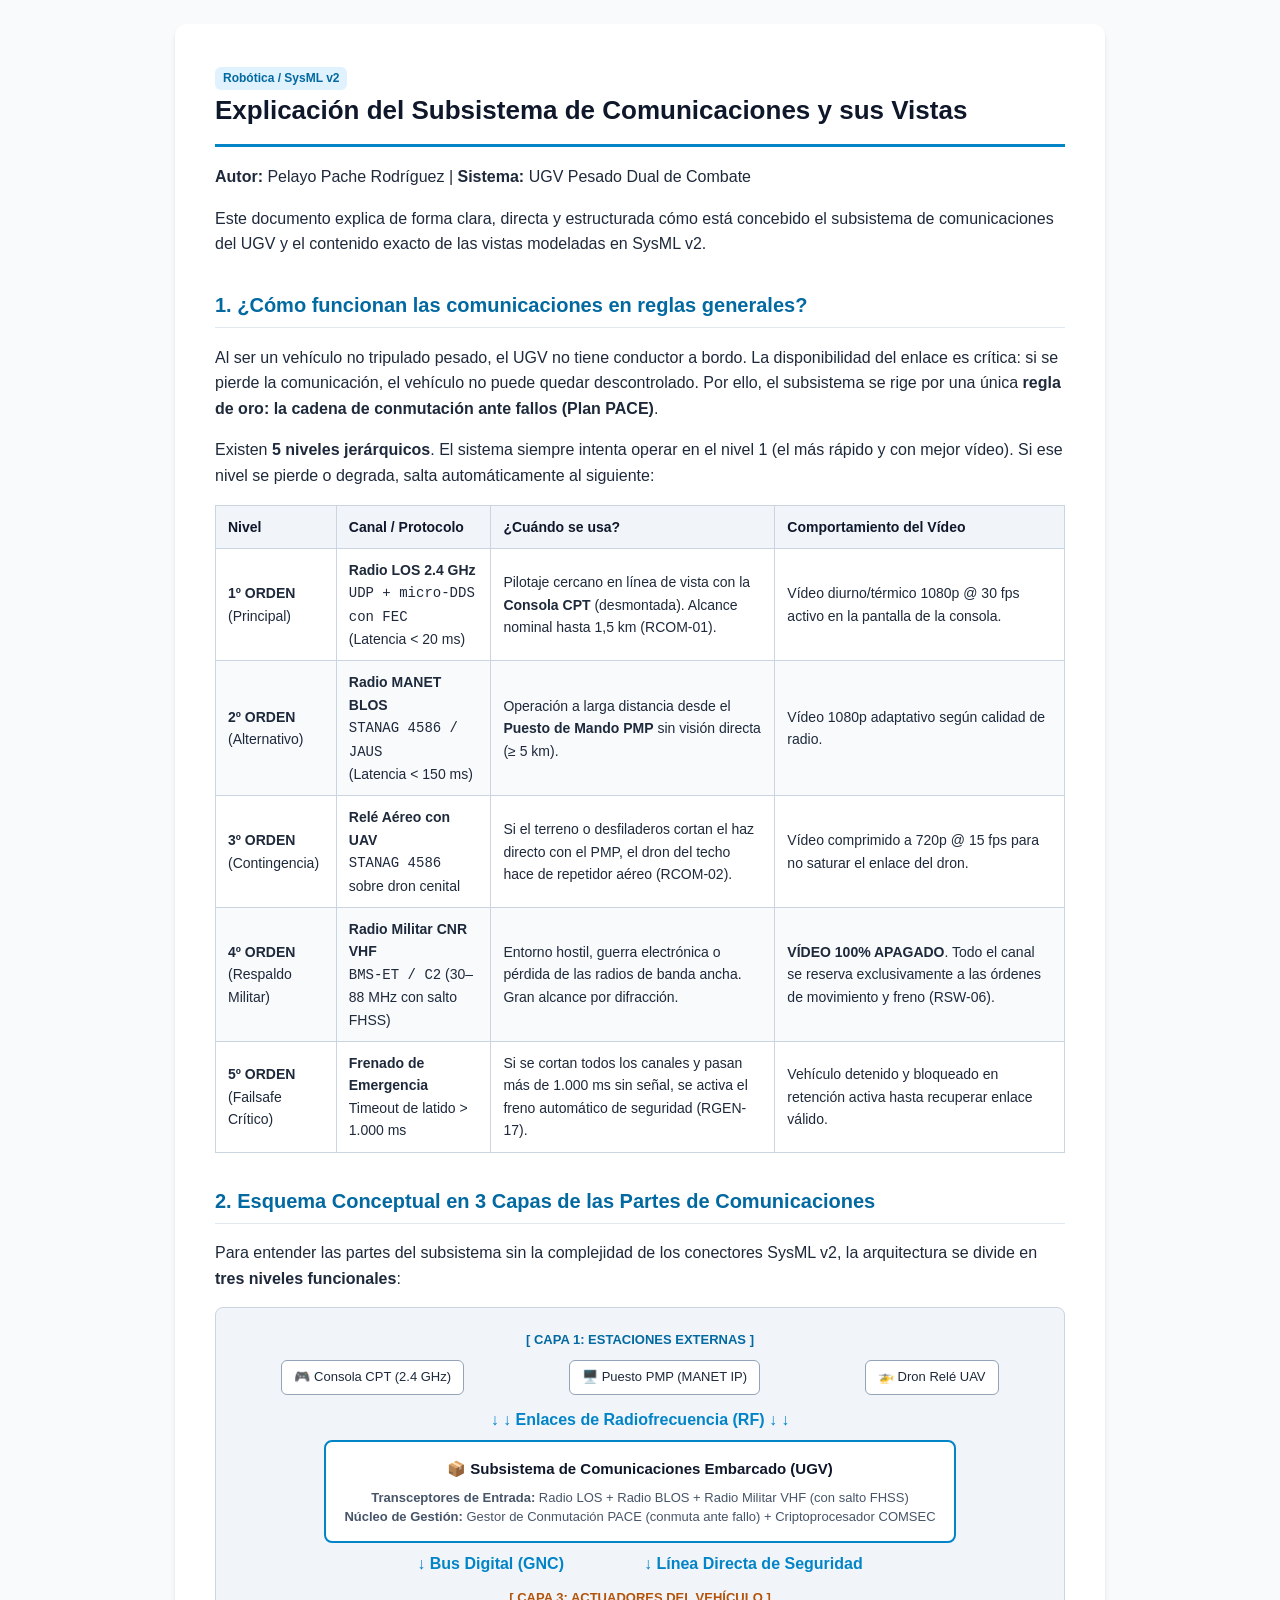
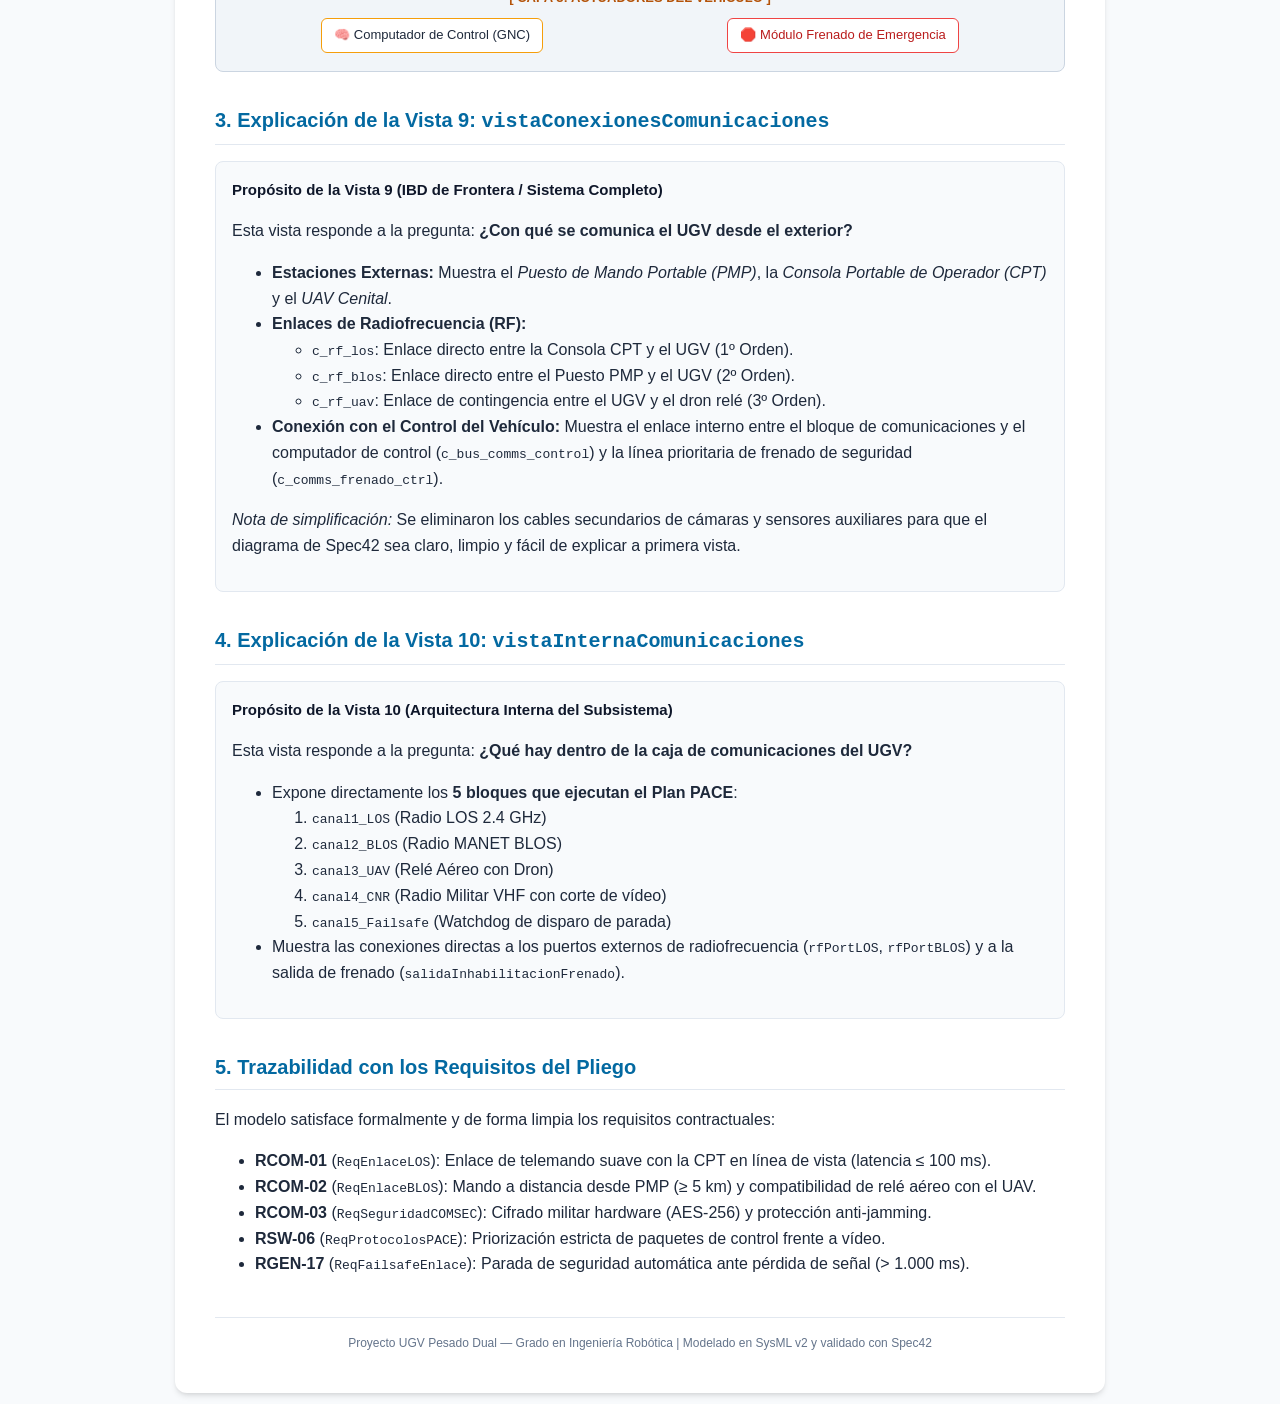
<file: docs/explicacion_vistas_comunicaciones.html>
<!DOCTYPE html>
<html lang="es">
<head>
  <meta charset="UTF-8">
  <title>Explicación del Subsistema de Comunicaciones y sus Vistas — UGV Pesado Dual</title>
  <style>
    @page {
      size: A4;
      margin: 20mm;
    }
    body {
      font-family: -apple-system, BlinkMacSystemFont, "Segoe UI", Roboto, Helvetica, Arial, sans-serif;
      line-height: 1.6;
      color: #1e293b;
      background-color: #f8fafc;
      margin: 0;
      padding: 24px;
    }
    .container {
      max-width: 850px;
      margin: 0 auto;
      background: #ffffff;
      padding: 40px;
      border-radius: 12px;
      box-shadow: 0 4px 6px -1px rgba(0, 0, 0, 0.1), 0 2px 4px -2px rgba(0, 0, 0, 0.1);
    }
    h1 {
      color: #0f172a;
      border-bottom: 3px solid #0284c7;
      padding-bottom: 12px;
      margin-top: 0;
      font-size: 26px;
    }
    h2 {
      color: #0369a1;
      margin-top: 32px;
      border-bottom: 1px solid #e2e8f0;
      padding-bottom: 6px;
      font-size: 20px;
    }
    h3 {
      color: #0f172a;
      margin-top: 20px;
      font-size: 16px;
    }
    .badge {
      display: inline-block;
      padding: 2px 8px;
      font-size: 12px;
      font-weight: 600;
      border-radius: 6px;
      background-color: #e0f2fe;
      color: #0369a1;
    }
    .card {
      border: 1px solid #e2e8f0;
      border-radius: 8px;
      padding: 16px;
      margin-bottom: 16px;
      background: #f8fafc;
    }
    .card-title {
      font-weight: bold;
      color: #0f172a;
      margin-bottom: 6px;
      font-size: 15px;
    }
    table {
      width: 100%;
      border-collapse: collapse;
      margin: 16px 0;
      font-size: 14px;
    }
    th, td {
      border: 1px solid #cbd5e1;
      padding: 10px 12px;
      text-align: left;
    }
    th {
      background-color: #f1f5f9;
      color: #0f172a;
      font-weight: 600;
    }
    tr:nth-child(even) {
      background-color: #f8fafc;
    }
    .highlight {
      background-color: #fef08a;
      padding: 1px 4px;
      border-radius: 4px;
    }
    .footer {
      margin-top: 40px;
      padding-top: 16px;
      border-top: 1px solid #e2e8f0;
      font-size: 12px;
      color: #64748b;
      text-align: center;
    }
    @media print {
      body { background-color: #ffffff; padding: 0; }
      .container { box-shadow: none; padding: 0; max-width: 100%; }
      h2 { page-break-after: avoid; }
      .card { page-break-inside: avoid; }
      table { page-break-inside: avoid; }
    }
  </style>
</head>
<body>

<div class="container">
  <span class="badge">Robótica / SysML v2</span>
  <h1>Explicación del Subsistema de Comunicaciones y sus Vistas</h1>
  <p><strong>Autor:</strong> Pelayo Pache Rodríguez | <strong>Sistema:</strong> UGV Pesado Dual de Combate</p>

  <p>Este documento explica de forma clara, directa y estructurada cómo está concebido el subsistema de comunicaciones del UGV y el contenido exacto de las vistas modeladas en SysML v2.</p>

  <h2>1. ¿Cómo funcionan las comunicaciones en reglas generales?</h2>
  <p>Al ser un vehículo no tripulado pesado, el UGV no tiene conductor a bordo. La disponibilidad del enlace es crítica: si se pierde la comunicación, el vehículo no puede quedar descontrolado. Por ello, el subsistema se rige por una única <strong>regla de oro: la cadena de conmutación ante fallos (Plan PACE)</strong>.</p>
  <p>Existen <strong>5 niveles jerárquicos</strong>. El sistema siempre intenta operar en el nivel 1 (el más rápido y con mejor vídeo). Si ese nivel se pierde o degrada, salta automáticamente al siguiente:</p>

  <table>
    <thead>
      <tr>
        <th>Nivel</th>
        <th>Canal / Protocolo</th>
        <th>¿Cuándo se usa?</th>
        <th>Comportamiento del Vídeo</th>
      </tr>
    </thead>
    <tbody>
      <tr>
        <td><strong>1º ORDEN</strong><br>(Principal)</td>
        <td><strong>Radio LOS 2.4 GHz</strong><br><code>UDP + micro-DDS con FEC</code><br>(Latencia &lt; 20 ms)</td>
        <td>Pilotaje cercano en línea de vista con la <strong>Consola CPT</strong> (desmontada). Alcance nominal hasta 1,5 km (RCOM-01).</td>
        <td>Vídeo diurno/térmico 1080p @ 30 fps activo en la pantalla de la consola.</td>
      </tr>
      <tr>
        <td><strong>2º ORDEN</strong><br>(Alternativo)</td>
        <td><strong>Radio MANET BLOS</strong><br><code>STANAG 4586 / JAUS</code><br>(Latencia &lt; 150 ms)</td>
        <td>Operación a larga distancia desde el <strong>Puesto de Mando PMP</strong> sin visión directa (&ge; 5 km).</td>
        <td>Vídeo 1080p adaptativo según calidad de radio.</td>
      </tr>
      <tr>
        <td><strong>3º ORDEN</strong><br>(Contingencia)</td>
        <td><strong>Relé Aéreo con UAV</strong><br><code>STANAG 4586</code> sobre dron cenital</td>
        <td>Si el terreno o desfiladeros cortan el haz directo con el PMP, el dron del techo hace de repetidor aéreo (RCOM-02).</td>
        <td>Vídeo comprimido a 720p @ 15 fps para no saturar el enlace del dron.</td>
      </tr>
      <tr>
        <td><strong>4º ORDEN</strong><br>(Respaldo Militar)</td>
        <td><strong>Radio Militar CNR VHF</strong><br><code>BMS-ET / C2</code> (30–88 MHz con salto FHSS)</td>
        <td>Entorno hostil, guerra electrónica o pérdida de las radios de banda ancha. Gran alcance por difracción.</td>
        <td><strong>VÍDEO 100% APAGADO</strong>. Todo el canal se reserva exclusivamente a las órdenes de movimiento y freno (RSW-06).</td>
      </tr>
      <tr>
        <td><strong>5º ORDEN</strong><br>(Failsafe Crítico)</td>
        <td><strong>Frenado de Emergencia</strong><br>Timeout de latido &gt; 1.000 ms</td>
        <td>Si se cortan todos los canales y pasan más de 1.000 ms sin señal, se activa el freno automático de seguridad (RGEN-17).</td>
        <td>Vehículo detenido y bloqueado en retención activa hasta recuperar enlace válido.</td>
      </tr>
    </tbody>
  </table>

  <h2>2. Esquema Conceptual en 3 Capas de las Partes de Comunicaciones</h2>
  <p>Para entender las partes del subsistema sin la complejidad de los conectores SysML v2, la arquitectura se divide en <strong>tres niveles funcionales</strong>:</p>

  <div style="background: #f1f5f9; border: 1px solid #cbd5e1; border-radius: 8px; padding: 18px; margin: 16px 0;">
    <div style="text-align: center; margin-bottom: 12px;">
      <strong style="color: #0369a1; font-size: 13px; text-transform: uppercase;">[ Capa 1: Estaciones Externas ]</strong><br>
      <div style="display: flex; justify-content: space-around; gap: 10px; margin-top: 8px;">
        <span style="background: #ffffff; border: 1px solid #94a3b8; padding: 6px 12px; border-radius: 6px; font-size: 13px;">🎮 Consola CPT (2.4 GHz)</span>
        <span style="background: #ffffff; border: 1px solid #94a3b8; padding: 6px 12px; border-radius: 6px; font-size: 13px;">🖥️ Puesto PMP (MANET IP)</span>
        <span style="background: #ffffff; border: 1px solid #94a3b8; padding: 6px 12px; border-radius: 6px; font-size: 13px;">🚁 Dron Relé UAV</span>
      </div>
    </div>

    <div style="text-align: center; color: #0284c7; font-weight: bold; margin: 8px 0;">&darr; &darr; Enlaces de Radiofrecuencia (RF) &darr; &darr;</div>

    <div style="background: #ffffff; border: 2px solid #0284c7; border-radius: 8px; padding: 14px; text-align: center; margin: 8px auto; max-width: 600px;">
      <strong style="color: #0f172a; font-size: 15px;">📦 Subsistema de Comunicaciones Embarcado (UGV)</strong>
      <div style="font-size: 13px; color: #475569; margin-top: 6px; line-height: 1.5;">
        <strong>Transceptores de Entrada:</strong> Radio LOS + Radio BLOS + Radio Militar VHF (con salto FHSS)<br>
        <strong>Núcleo de Gestión:</strong> Gestor de Conmutación PACE (conmuta ante fallo) + Criptoprocesador COMSEC
      </div>
    </div>

    <div style="text-align: center; color: #0284c7; font-weight: bold; margin: 8px 0;">&darr; Bus Digital (GNC) &nbsp;&nbsp;&nbsp;&nbsp;&nbsp;&nbsp;&nbsp;&nbsp;&nbsp;&nbsp;&nbsp;&nbsp;&nbsp;&nbsp;&nbsp;&nbsp; &darr; Línea Directa de Seguridad</div>

    <div style="text-align: center;">
      <strong style="color: #b45309; font-size: 13px; text-transform: uppercase;">[ Capa 3: Actuadores del Vehículo ]</strong><br>
      <div style="display: flex; justify-content: space-around; gap: 10px; margin-top: 8px;">
        <span style="background: #ffffff; border: 1px solid #f59e0b; padding: 6px 12px; border-radius: 6px; font-size: 13px;">🧠 Computador de Control (GNC)</span>
        <span style="background: #ffffff; border: 1px solid #ef4444; padding: 6px 12px; border-radius: 6px; font-size: 13px; color: #b91c1c;">🛑 Módulo Frenado de Emergencia</span>
      </div>
    </div>
  </div>

  <h2>3. Explicación de la Vista 9: <code>vistaConexionesComunicaciones</code></h2>
  <div class="card">
    <div class="card-title">Propósito de la Vista 9 (IBD de Frontera / Sistema Completo)</div>
    <p>Esta vista responde a la pregunta: <strong>¿Con qué se comunica el UGV desde el exterior?</strong></p>
    <ul>
      <li><strong>Estaciones Externas:</strong> Muestra el <em>Puesto de Mando Portable (PMP)</em>, la <em>Consola Portable de Operador (CPT)</em> y el <em>UAV Cenital</em>.</li>
      <li><strong>Enlaces de Radiofrecuencia (RF):</strong>
        <ul>
          <li><code>c_rf_los</code>: Enlace directo entre la Consola CPT y el UGV (1º Orden).</li>
          <li><code>c_rf_blos</code>: Enlace directo entre el Puesto PMP y el UGV (2º Orden).</li>
          <li><code>c_rf_uav</code>: Enlace de contingencia entre el UGV y el dron relé (3º Orden).</li>
        </ul>
      </li>
      <li><strong>Conexión con el Control del Vehículo:</strong> Muestra el enlace interno entre el bloque de comunicaciones y el computador de control (<code>c_bus_comms_control</code>) y la línea prioritaria de frenado de seguridad (<code>c_comms_frenado_ctrl</code>).</li>
    </ul>
    <p><em>Nota de simplificación:</em> Se eliminaron los cables secundarios de cámaras y sensores auxiliares para que el diagrama de Spec42 sea claro, limpio y fácil de explicar a primera vista.</p>
  </div>

  <h2>4. Explicación de la Vista 10: <code>vistaInternaComunicaciones</code></h2>
  <div class="card">
    <div class="card-title">Propósito de la Vista 10 (Arquitectura Interna del Subsistema)</div>
    <p>Esta vista responde a la pregunta: <strong>¿Qué hay dentro de la caja de comunicaciones del UGV?</strong></p>
    <ul>
      <li>Expone directamente los <strong>5 bloques que ejecutan el Plan PACE</strong>:
        <ol>
          <li><code>canal1_LOS</code> (Radio LOS 2.4 GHz)</li>
          <li><code>canal2_BLOS</code> (Radio MANET BLOS)</li>
          <li><code>canal3_UAV</code> (Relé Aéreo con Dron)</li>
          <li><code>canal4_CNR</code> (Radio Militar VHF con corte de vídeo)</li>
          <li><code>canal5_Failsafe</code> (Watchdog de disparo de parada)</li>
        </ol>
      </li>
      <li>Muestra las conexiones directas a los puertos externos de radiofrecuencia (<code>rfPortLOS</code>, <code>rfPortBLOS</code>) y a la salida de frenado (<code>salidaInhabilitacionFrenado</code>).</li>
    </ul>
  </div>

  <h2>5. Trazabilidad con los Requisitos del Pliego</h2>
  <p>El modelo satisface formalmente y de forma limpia los requisitos contractuales:</p>
  <ul>
    <li><strong>RCOM-01</strong> (<code>ReqEnlaceLOS</code>): Enlace de telemando suave con la CPT en línea de vista (latencia &le; 100 ms).</li>
    <li><strong>RCOM-02</strong> (<code>ReqEnlaceBLOS</code>): Mando a distancia desde PMP (&ge; 5 km) y compatibilidad de relé aéreo con el UAV.</li>
    <li><strong>RCOM-03</strong> (<code>ReqSeguridadCOMSEC</code>): Cifrado militar hardware (AES-256) y protección anti-jamming.</li>
    <li><strong>RSW-06</strong> (<code>ReqProtocolosPACE</code>): Priorización estricta de paquetes de control frente a vídeo.</li>
    <li><strong>RGEN-17</strong> (<code>ReqFailsafeEnlace</code>): Parada de seguridad automática ante pérdida de señal (&gt; 1.000 ms).</li>
  </ul>

  <div class="footer">
    Proyecto UGV Pesado Dual — Grado en Ingeniería Robótica | Modelado en SysML v2 y validado con Spec42
  </div>
</div>

</body>
</html>
</file>
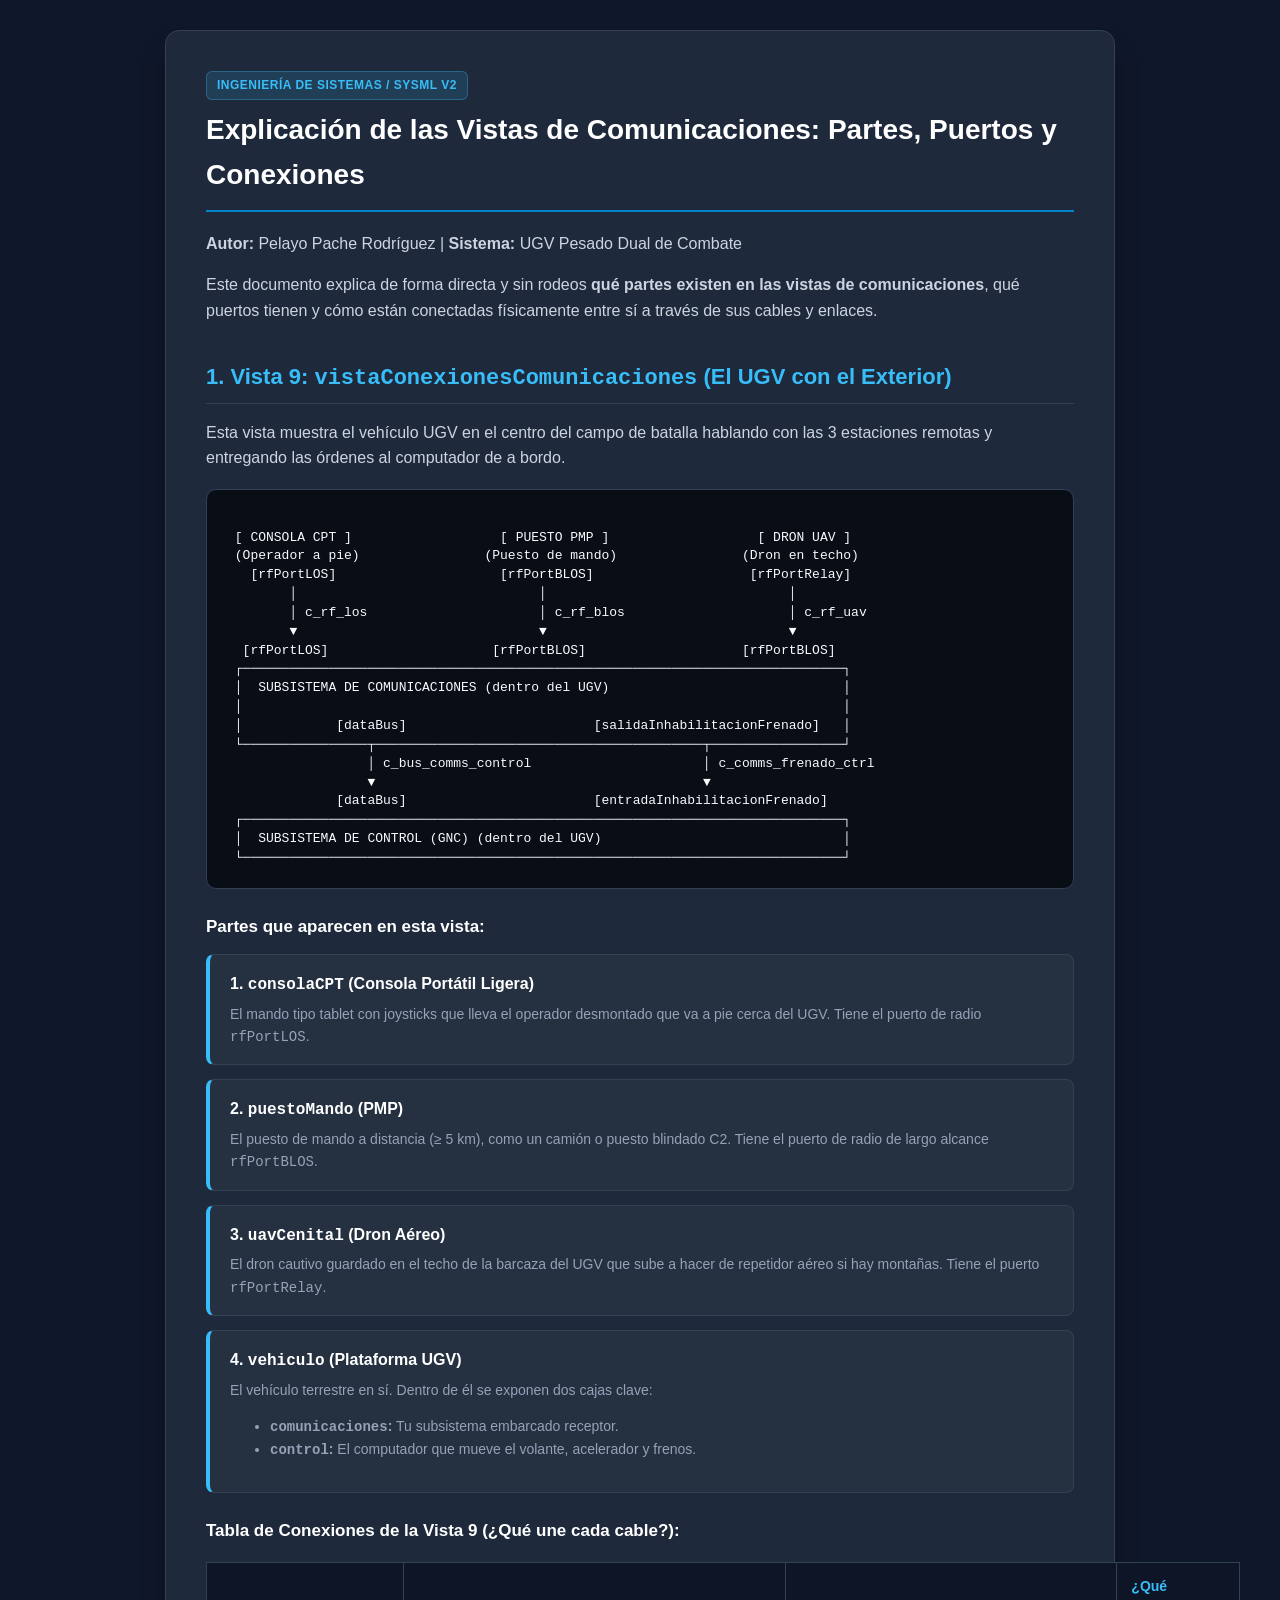
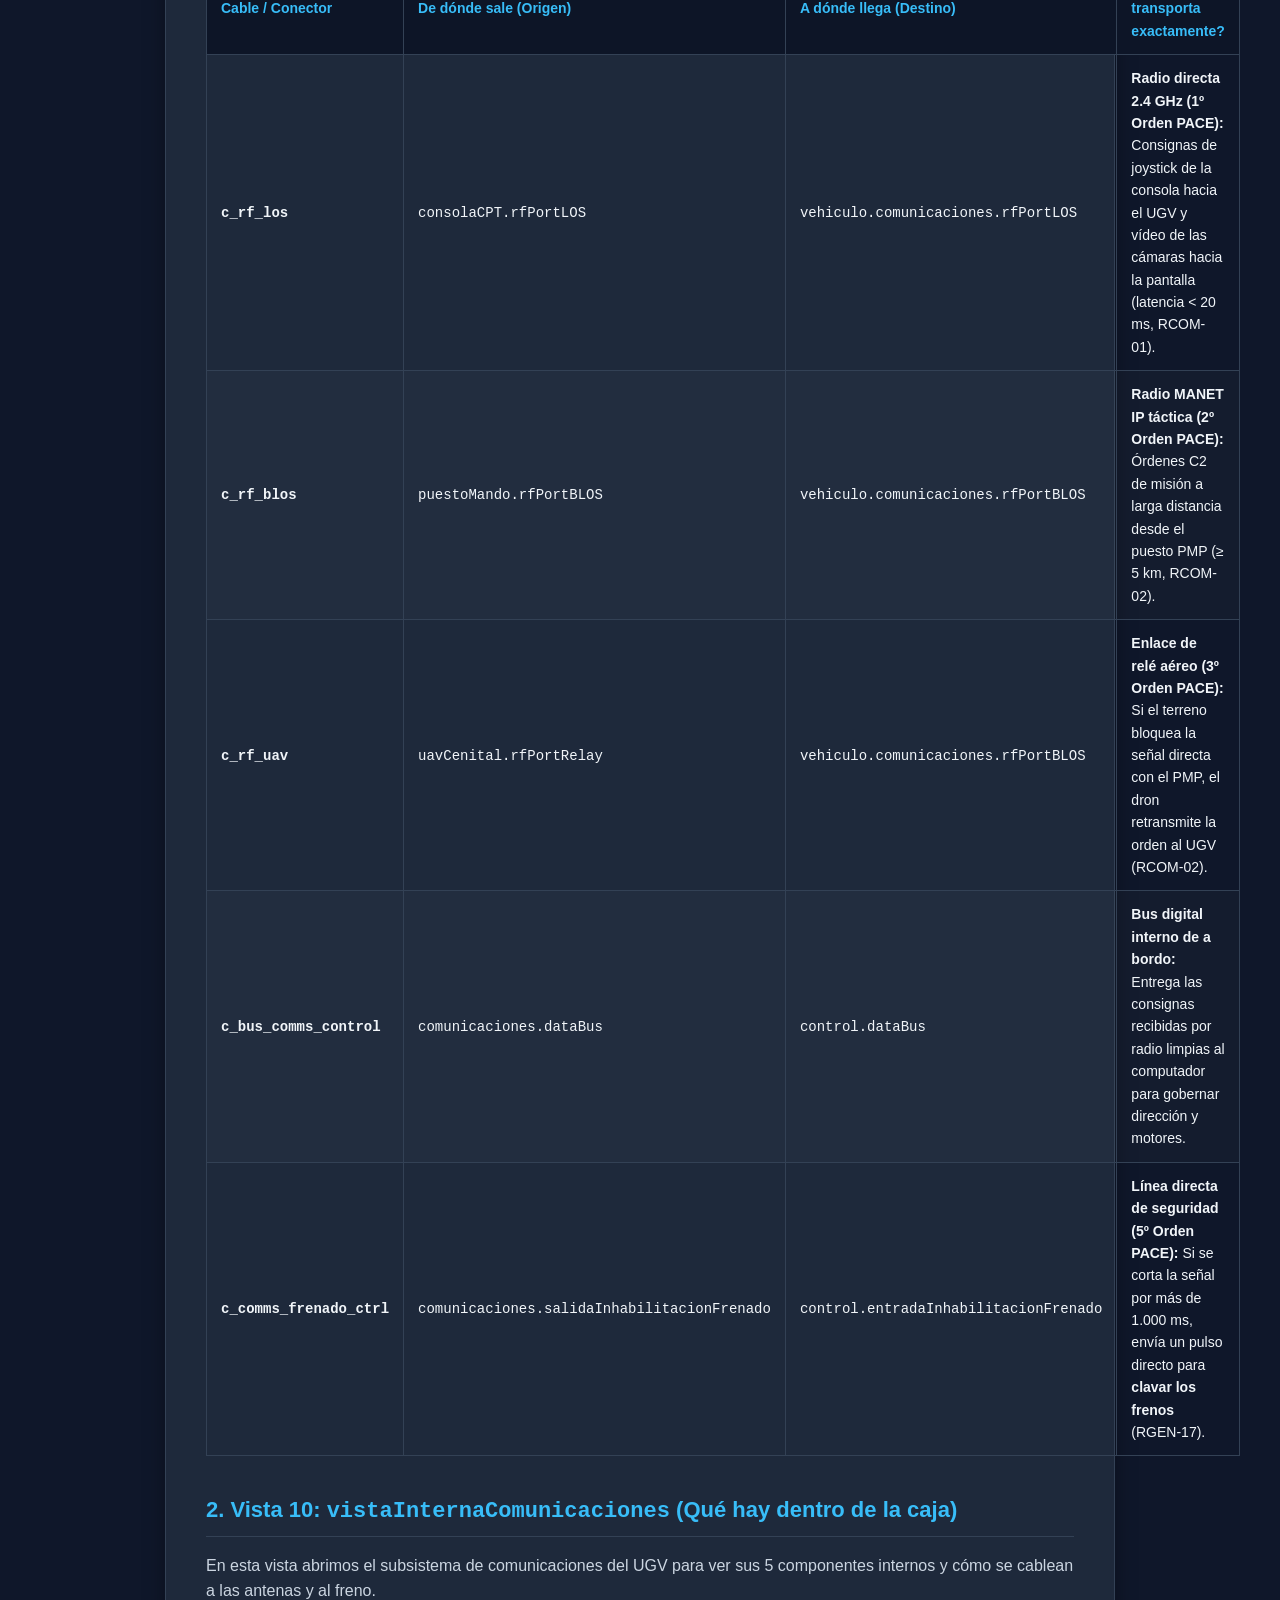
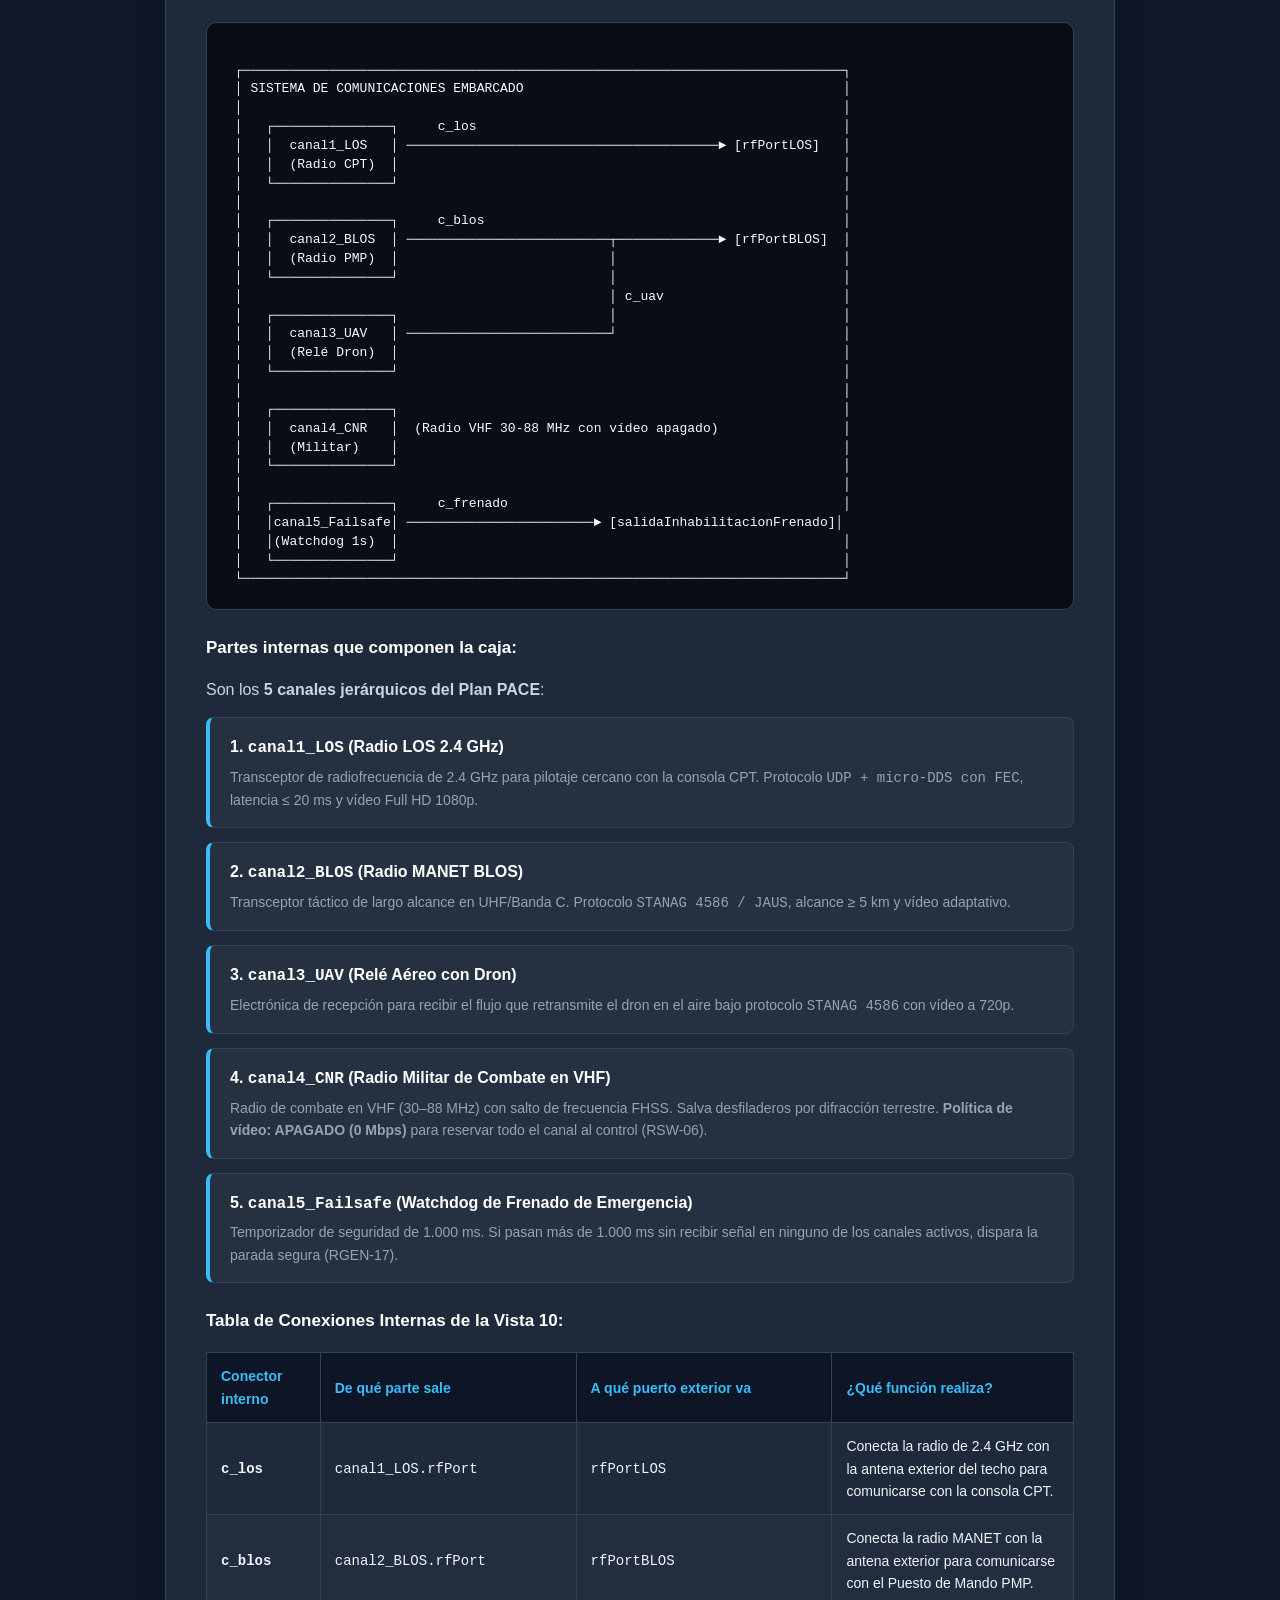
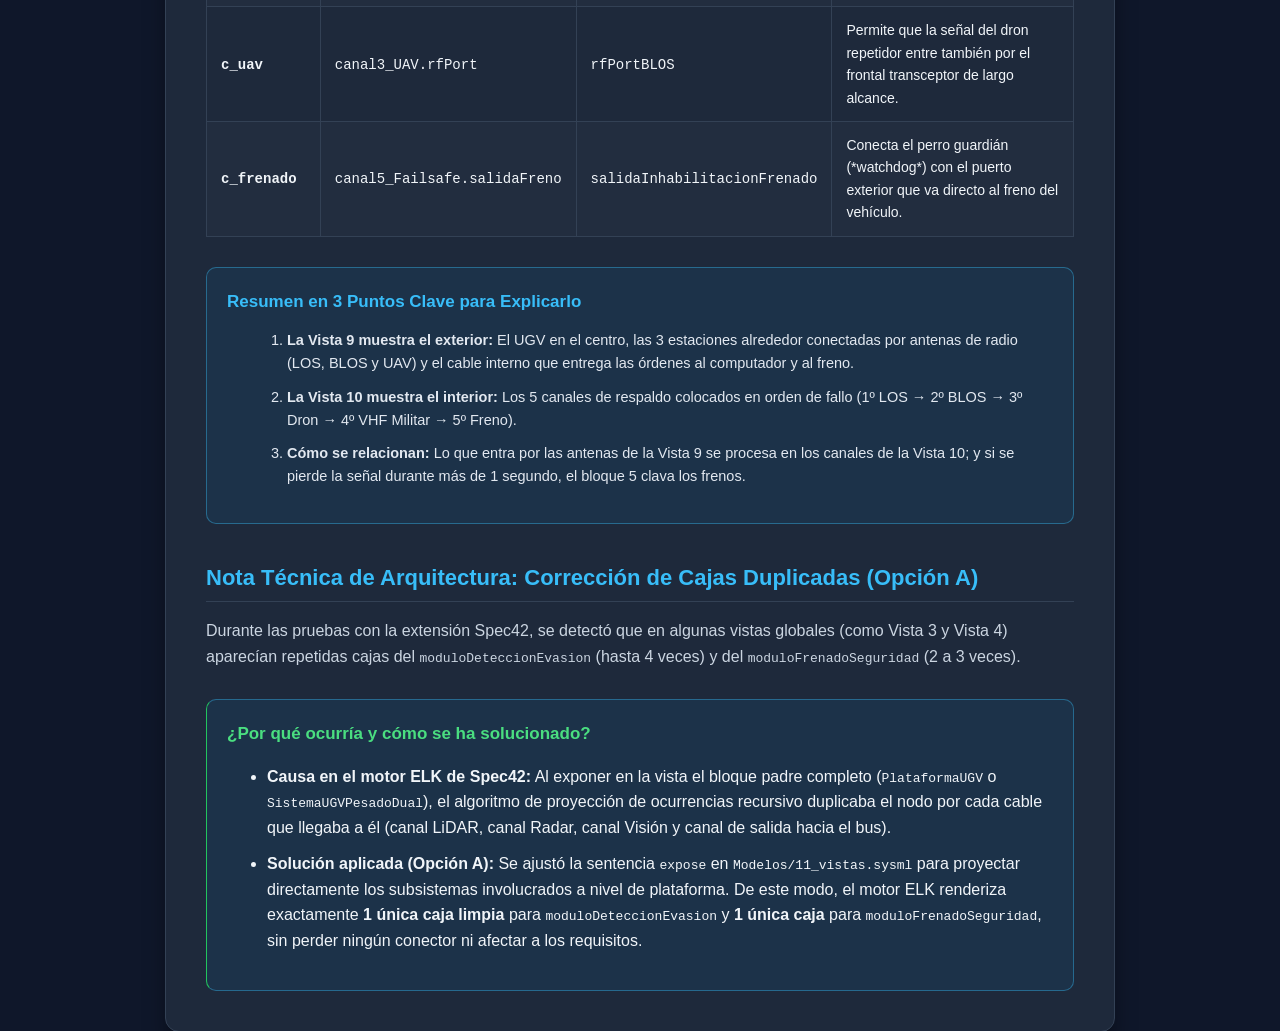
<file: docs/guia_paso_a_paso_vistas.html>
<!DOCTYPE html>
<html lang="es">
<head>
  <meta charset="UTF-8">
  <title>Explicación de las Vistas de Comunicaciones: Partes, Puertos y Conexiones</title>
  <style>
    :root {
      --primary: #0284c7;
      --primary-light: #e0f2fe;
      --primary-dark: #0369a1;
      --bg: #0f172a;
      --card-bg: #1e293b;
      --text: #f1f5f9;
      --text-muted: #94a3b8;
      --border: #334155;
      --code-bg: #090d16;
      --highlight: #38bdf8;
    }
    * { box-sizing: border-box; }
    body {
      font-family: -apple-system, BlinkMacSystemFont, "Segoe UI", Roboto, Helvetica, Arial, sans-serif;
      line-height: 1.6;
      color: var(--text);
      background-color: var(--bg);
      margin: 0;
      padding: 30px 20px;
    }
    .wrapper {
      max-width: 950px;
      margin: 0 auto;
      background: var(--card-bg);
      padding: 40px;
      border-radius: 14px;
      border: 1px solid var(--border);
      box-shadow: 0 20px 25px -5px rgba(0, 0, 0, 0.5);
    }
    .badge {
      display: inline-block;
      padding: 4px 10px;
      font-size: 12px;
      font-weight: 700;
      text-transform: uppercase;
      letter-spacing: 0.5px;
      background: rgba(56, 189, 248, 0.15);
      color: var(--highlight);
      border: 1px solid rgba(56, 189, 248, 0.3);
      border-radius: 6px;
      margin-bottom: 8px;
    }
    h1 {
      font-size: 28px;
      font-weight: 800;
      color: #ffffff;
      border-bottom: 2px solid var(--primary);
      padding-bottom: 12px;
      margin-top: 0;
    }
    h2 {
      font-size: 22px;
      font-weight: 700;
      color: var(--highlight);
      margin-top: 36px;
      margin-bottom: 14px;
      border-bottom: 1px solid var(--border);
      padding-bottom: 6px;
    }
    h3 {
      font-size: 17px;
      font-weight: 700;
      color: #ffffff;
      margin-top: 24px;
      margin-bottom: 8px;
    }
    p { margin-bottom: 14px; color: #cbd5e1; }
    .diagram-box {
      background: var(--code-bg);
      color: #f8fafc;
      border: 1px solid var(--border);
      border-radius: 10px;
      padding: 20px;
      margin: 18px 0;
      font-family: ui-monospace, SFMono-Regular, Menlo, Monaco, Consolas, monospace;
      font-size: 13px;
      line-height: 1.45;
      white-space: pre;
      overflow-x: auto;
    }
    table {
      width: 100%;
      border-collapse: collapse;
      margin: 18px 0;
      font-size: 14px;
    }
    th, td {
      border: 1px solid var(--border);
      padding: 12px 14px;
      text-align: left;
    }
    th {
      background-color: #0d1527;
      color: var(--highlight);
      font-weight: 700;
    }
    tr:nth-child(even) { background-color: rgba(255, 255, 255, 0.02); }
    .part-card {
      background: rgba(255, 255, 255, 0.03);
      border: 1px solid var(--border);
      border-left: 4px solid var(--highlight);
      border-radius: 8px;
      padding: 16px 20px;
      margin: 14px 0;
    }
    .part-title {
      font-size: 16px;
      font-weight: 700;
      color: #ffffff;
      margin-bottom: 4px;
    }
    .part-desc {
      font-size: 14px;
      color: #94a3b8;
    }
    .summary-box {
      background: rgba(14, 165, 233, 0.08);
      border: 1px solid rgba(56, 189, 248, 0.4);
      border-radius: 10px;
      padding: 20px;
      margin-top: 30px;
    }
    .summary-box h3 {
      color: var(--highlight);
      margin-top: 0;
    }
    .summary-box ol {
      margin-left: 20px;
      color: #e2e8f0;
      font-size: 14.5px;
    }
    .summary-box li {
      margin-bottom: 10px;
    }
  </style>
</head>
<body>

<div class="wrapper">
  <span class="badge">Ingeniería de Sistemas / SysML v2</span>
  <h1>Explicación de las Vistas de Comunicaciones: Partes, Puertos y Conexiones</h1>
  <p><strong>Autor:</strong> Pelayo Pache Rodríguez | <strong>Sistema:</strong> UGV Pesado Dual de Combate</p>

  <p>Este documento explica de forma directa y sin rodeos <strong>qué partes existen en las vistas de comunicaciones</strong>, qué puertos tienen y cómo están conectadas físicamente entre sí a través de sus cables y enlaces.</p>

  <!-- SECCIÓN 1: VISTA 9 -->
  <h2>1. Vista 9: <code>vistaConexionesComunicaciones</code> (El UGV con el Exterior)</h2>
  <p>Esta vista muestra el vehículo UGV en el centro del campo de batalla hablando con las 3 estaciones remotas y entregando las órdenes al computador de a bordo.</p>

  <div class="diagram-box">
 [ CONSOLA CPT ]                   [ PUESTO PMP ]                   [ DRON UAV ]
 (Operador a pie)                (Puesto de mando)                (Dron en techo)
   [rfPortLOS]                     [rfPortBLOS]                    [rfPortRelay]
        │                               │                               │
        │ c_rf_los                      │ c_rf_blos                     │ c_rf_uav
        ▼                               ▼                               ▼
  [rfPortLOS]                     [rfPortBLOS]                    [rfPortBLOS]
 ┌─────────────────────────────────────────────────────────────────────────────┐
 │  SUBSISTEMA DE COMUNICACIONES (dentro del UGV)                              │
 │                                                                             │
 │            [dataBus]                        [salidaInhabilitacionFrenado]   │
 └────────────────┬──────────────────────────────────────────┬─────────────────┘
                  │ c_bus_comms_control                      │ c_comms_frenado_ctrl
                  ▼                                          ▼
              [dataBus]                        [entradaInhabilitacionFrenado]  
 ┌─────────────────────────────────────────────────────────────────────────────┐
 │  SUBSISTEMA DE CONTROL (GNC) (dentro del UGV)                               │
 └─────────────────────────────────────────────────────────────────────────────┘</div>

  <h3>Partes que aparecen en esta vista:</h3>
  <div class="part-card">
    <div class="part-title">1. <code>consolaCPT</code> (Consola Portátil Ligera)</div>
    <div class="part-desc">El mando tipo tablet con joysticks que lleva el operador desmontado que va a pie cerca del UGV. Tiene el puerto de radio <code>rfPortLOS</code>.</div>
  </div>
  <div class="part-card">
    <div class="part-title">2. <code>puestoMando</code> (PMP)</div>
    <div class="part-desc">El puesto de mando a distancia (&ge; 5 km), como un camión o puesto blindado C2. Tiene el puerto de radio de largo alcance <code>rfPortBLOS</code>.</div>
  </div>
  <div class="part-card">
    <div class="part-title">3. <code>uavCenital</code> (Dron Aéreo)</div>
    <div class="part-desc">El dron cautivo guardado en el techo de la barcaza del UGV que sube a hacer de repetidor aéreo si hay montañas. Tiene el puerto <code>rfPortRelay</code>.</div>
  </div>
  <div class="part-card">
    <div class="part-title">4. <code>vehiculo</code> (Plataforma UGV)</div>
    <div class="part-desc">El vehículo terrestre en sí. Dentro de él se exponen dos cajas clave:
      <ul>
        <li><strong><code>comunicaciones</code>:</strong> Tu subsistema embarcado receptor.</li>
        <li><strong><code>control</code>:</strong> El computador que mueve el volante, acelerador y frenos.</li>
      </ul>
    </div>
  </div>

  <h3>Tabla de Conexiones de la Vista 9 (¿Qué une cada cable?):</h3>
  <table>
    <thead>
      <tr>
        <th>Cable / Conector</th>
        <th>De dónde sale (Origen)</th>
        <th>A dónde llega (Destino)</th>
        <th>¿Qué transporta exactamente?</th>
      </tr>
    </thead>
    <tbody>
      <tr>
        <td><strong><code>c_rf_los</code></strong></td>
        <td><code>consolaCPT.rfPortLOS</code></td>
        <td><code>vehiculo.comunicaciones.rfPortLOS</code></td>
        <td><strong>Radio directa 2.4 GHz (1º Orden PACE):</strong> Consignas de joystick de la consola hacia el UGV y vídeo de las cámaras hacia la pantalla (latencia &lt; 20 ms, RCOM-01).</td>
      </tr>
      <tr>
        <td><strong><code>c_rf_blos</code></strong></td>
        <td><code>puestoMando.rfPortBLOS</code></td>
        <td><code>vehiculo.comunicaciones.rfPortBLOS</code></td>
        <td><strong>Radio MANET IP táctica (2º Orden PACE):</strong> Órdenes C2 de misión a larga distancia desde el puesto PMP (&ge; 5 km, RCOM-02).</td>
      </tr>
      <tr>
        <td><strong><code>c_rf_uav</code></strong></td>
        <td><code>uavCenital.rfPortRelay</code></td>
        <td><code>vehiculo.comunicaciones.rfPortBLOS</code></td>
        <td><strong>Enlace de relé aéreo (3º Orden PACE):</strong> Si el terreno bloquea la señal directa con el PMP, el dron retransmite la orden al UGV (RCOM-02).</td>
      </tr>
      <tr>
        <td><strong><code>c_bus_comms_control</code></strong></td>
        <td><code>comunicaciones.dataBus</code></td>
        <td><code>control.dataBus</code></td>
        <td><strong>Bus digital interno de a bordo:</strong> Entrega las consignas recibidas por radio limpias al computador para gobernar dirección y motores.</td>
      </tr>
      <tr>
        <td><strong><code>c_comms_frenado_ctrl</code></strong></td>
        <td><code>comunicaciones.salidaInhabilitacionFrenado</code></td>
        <td><code>control.entradaInhabilitacionFrenado</code></td>
        <td><strong>Línea directa de seguridad (5º Orden PACE):</strong> Si se corta la señal por más de 1.000 ms, envía un pulso directo para <strong>clavar los frenos</strong> (RGEN-17).</td>
      </tr>
    </tbody>
  </table>

  <!-- SECCIÓN 2: VISTA 10 -->
  <h2>2. Vista 10: <code>vistaInternaComunicaciones</code> (Qué hay dentro de la caja)</h2>
  <p>En esta vista abrimos el subsistema de comunicaciones del UGV para ver sus 5 componentes internos y cómo se cablean a las antenas y al freno.</p>

  <div class="diagram-box">
 ┌─────────────────────────────────────────────────────────────────────────────┐
 │ SISTEMA DE COMUNICACIONES EMBARCADO                                         │
 │                                                                             │
 │   ┌───────────────┐     c_los                                               │
 │   │  canal1_LOS   │ ────────────────────────────────────────► [rfPortLOS]   │
 │   │  (Radio CPT)  │                                                         │
 │   └───────────────┘                                                         │
 │                                                                             │
 │   ┌───────────────┐     c_blos                                              │
 │   │  canal2_BLOS  │ ──────────────────────────┬─────────────► [rfPortBLOS]  │
 │   │  (Radio PMP)  │                           │                             │
 │   └───────────────┘                           │                             │
 │                                               │ c_uav                       │
 │   ┌───────────────┐                           │                             │
 │   │  canal3_UAV   │ ──────────────────────────┘                             │
 │   │  (Relé Dron)  │                                                         │
 │   └───────────────┘                                                         │
 │                                                                             │
 │   ┌───────────────┐                                                         │
 │   │  canal4_CNR   │  (Radio VHF 30-88 MHz con vídeo apagado)                │
 │   │  (Militar)    │                                                         │
 │   └───────────────┘                                                         │
 │                                                                             │
 │   ┌───────────────┐     c_frenado                                           │
 │   │canal5_Failsafe│ ────────────────────────► [salidaInhabilitacionFrenado]│
 │   │(Watchdog 1s)  │                                                         │
 │   └───────────────┘                                                         │
 └─────────────────────────────────────────────────────────────────────────────┘</div>

  <h3>Partes internas que componen la caja:</h3>
  <p>Son los <strong>5 canales jerárquicos del Plan PACE</strong>:</p>
  <div class="part-card">
    <div class="part-title">1. <code>canal1_LOS</code> (Radio LOS 2.4 GHz)</div>
    <div class="part-desc">Transceptor de radiofrecuencia de 2.4 GHz para pilotaje cercano con la consola CPT. Protocolo <code>UDP + micro-DDS con FEC</code>, latencia &le; 20 ms y vídeo Full HD 1080p.</div>
  </div>
  <div class="part-card">
    <div class="part-title">2. <code>canal2_BLOS</code> (Radio MANET BLOS)</div>
    <div class="part-desc">Transceptor táctico de largo alcance en UHF/Banda C. Protocolo <code>STANAG 4586 / JAUS</code>, alcance &ge; 5 km y vídeo adaptativo.</div>
  </div>
  <div class="part-card">
    <div class="part-title">3. <code>canal3_UAV</code> (Relé Aéreo con Dron)</div>
    <div class="part-desc">Electrónica de recepción para recibir el flujo que retransmite el dron en el aire bajo protocolo <code>STANAG 4586</code> con vídeo a 720p.</div>
  </div>
  <div class="part-card">
    <div class="part-title">4. <code>canal4_CNR</code> (Radio Militar de Combate en VHF)</div>
    <div class="part-desc">Radio de combate en VHF (30–88 MHz) con salto de frecuencia FHSS. Salva desfiladeros por difracción terrestre. <strong>Política de vídeo: APAGADO (0 Mbps)</strong> para reservar todo el canal al control (RSW-06).</div>
  </div>
  <div class="part-card">
    <div class="part-title">5. <code>canal5_Failsafe</code> (Watchdog de Frenado de Emergencia)</div>
    <div class="part-desc">Temporizador de seguridad de 1.000 ms. Si pasan más de 1.000 ms sin recibir señal en ninguno de los canales activos, dispara la parada segura (RGEN-17).</div>
  </div>

  <h3>Tabla de Conexiones Internas de la Vista 10:</h3>
  <table>
    <thead>
      <tr>
        <th>Conector interno</th>
        <th>De qué parte sale</th>
        <th>A qué puerto exterior va</th>
        <th>¿Qué función realiza?</th>
      </tr>
    </thead>
    <tbody>
      <tr>
        <td><strong><code>c_los</code></strong></td>
        <td><code>canal1_LOS.rfPort</code></td>
        <td><code>rfPortLOS</code></td>
        <td>Conecta la radio de 2.4 GHz con la antena exterior del techo para comunicarse con la consola CPT.</td>
      </tr>
      <tr>
        <td><strong><code>c_blos</code></strong></td>
        <td><code>canal2_BLOS.rfPort</code></td>
        <td><code>rfPortBLOS</code></td>
        <td>Conecta la radio MANET con la antena exterior para comunicarse con el Puesto de Mando PMP.</td>
      </tr>
      <tr>
        <td><strong><code>c_uav</code></strong></td>
        <td><code>canal3_UAV.rfPort</code></td>
        <td><code>rfPortBLOS</code></td>
        <td>Permite que la señal del dron repetidor entre también por el frontal transceptor de largo alcance.</td>
      </tr>
      <tr>
        <td><strong><code>c_frenado</code></strong></td>
        <td><code>canal5_Failsafe.salidaFreno</code></td>
        <td><code>salidaInhabilitacionFrenado</code></td>
        <td>Conecta el perro guardián (*watchdog*) con el puerto exterior que va directo al freno del vehículo.</td>
      </tr>
    </tbody>
  </table>

  <!-- RESUMEN FINAL -->
  <div class="summary-box">
    <h3>Resumen en 3 Puntos Clave para Explicarlo</h3>
    <ol>
      <li><strong>La Vista 9 muestra el exterior:</strong> El UGV en el centro, las 3 estaciones alrededor conectadas por antenas de radio (LOS, BLOS y UAV) y el cable interno que entrega las órdenes al computador y al freno.</li>
      <li><strong>La Vista 10 muestra el interior:</strong> Los 5 canales de respaldo colocados en orden de fallo (1º LOS &rarr; 2º BLOS &rarr; 3º Dron &rarr; 4º VHF Militar &rarr; 5º Freno).</li>
      <li><strong>Cómo se relacionan:</strong> Lo que entra por las antenas de la Vista 9 se procesa en los canales de la Vista 10; y si se pierde la señal durante más de 1 segundo, el bloque 5 clava los frenos.</li>
    </ol>
  </div>

  <!-- NOTA TÉCNICA: CORRECCIÓN DE CAJAS DUPLICADAS (OPCIÓN A) -->
  <h2>Nota Técnica de Arquitectura: Corrección de Cajas Duplicadas (Opción A)</h2>
  <p>Durante las pruebas con la extensión Spec42, se detectó que en algunas vistas globales (como Vista 3 y Vista 4) aparecían repetidas cajas del <code>moduloDeteccionEvasion</code> (hasta 4 veces) y del <code>moduloFrenadoSeguridad</code> (2 a 3 veces).</p>
  <div class="summary-box" style="border-left-color: #22c55e;">
    <h3 style="color: #4ade80;">¿Por qué ocurría y cómo se ha solucionado?</h3>
    <ul>
      <li><strong>Causa en el motor ELK de Spec42:</strong> Al exponer en la vista el bloque padre completo (<code>PlataformaUGV</code> o <code>SistemaUGVPesadoDual</code>), el algoritmo de proyección de ocurrencias recursivo duplicaba el nodo por cada cable que llegaba a él (canal LiDAR, canal Radar, canal Visión y canal de salida hacia el bus).</li>
      <li><strong>Solución aplicada (Opción A):</strong> Se ajustó la sentencia <code>expose</code> en <code>Modelos/11_vistas.sysml</code> para proyectar directamente los subsistemas involucrados a nivel de plataforma. De este modo, el motor ELK renderiza exactamente <strong>1 única caja limpia</strong> para <code>moduloDeteccionEvasion</code> y <strong>1 única caja</strong> para <code>moduloFrenadoSeguridad</code>, sin perder ningún conector ni afectar a los requisitos.</li>
    </ul>
  </div>

</div>

</body>
</html>
</file>
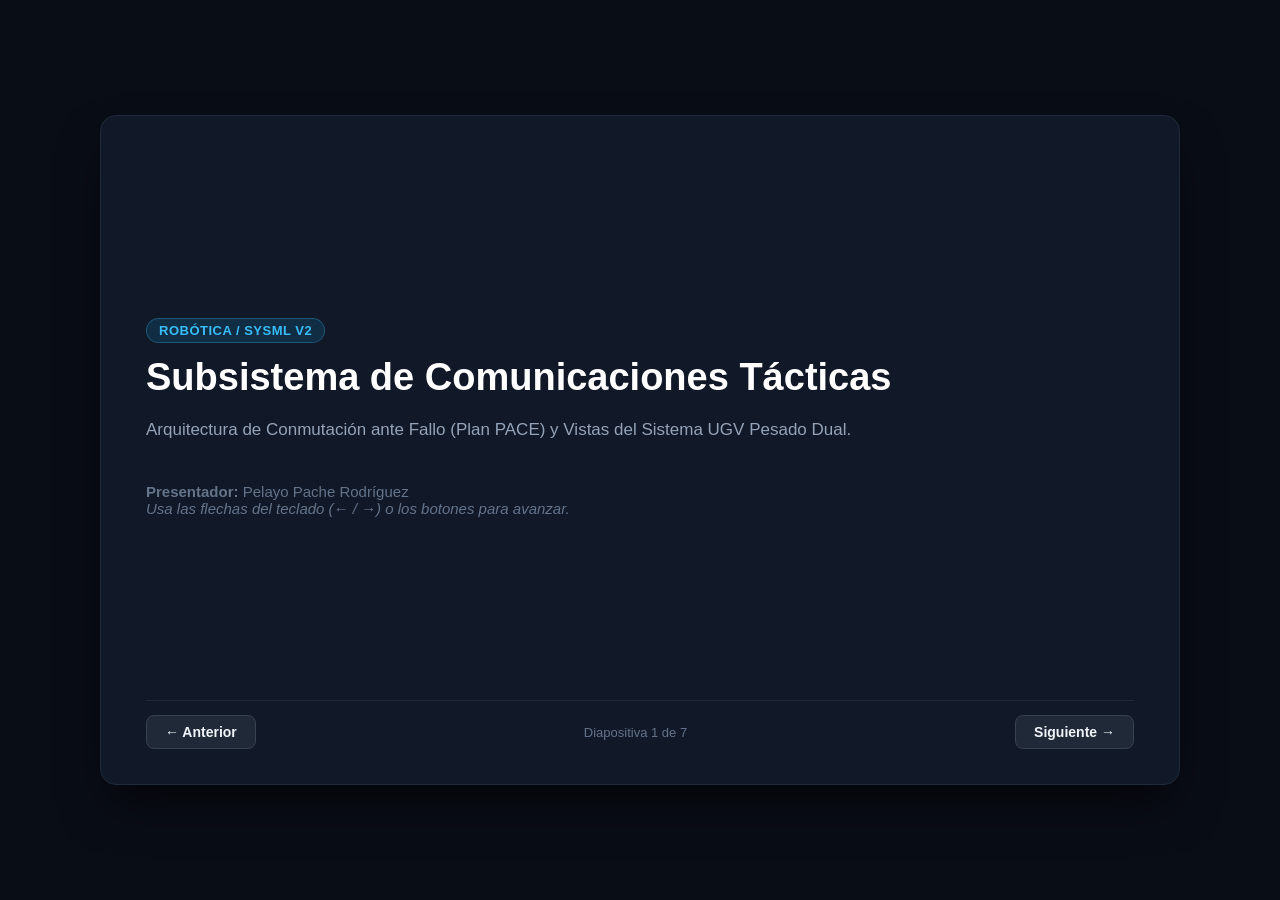
<file: docs/presentacion_comunicaciones.html>
<!DOCTYPE html>
<html lang="es">
<head>
  <meta charset="UTF-8">
  <title>Presentación: Comunicaciones Tácticas UGV — Pelayo Pache</title>
  <style>
    * { box-sizing: border-box; margin: 0; padding: 0; }
    body {
      font-family: -apple-system, BlinkMacSystemFont, "Segoe UI", Roboto, sans-serif;
      background-color: #090d16;
      color: #f1f5f9;
      display: flex;
      flex-direction: column;
      align-items: center;
      justify-content: center;
      min-height: 100vh;
      overflow: hidden;
    }
    .deck-container {
      width: 92vw;
      max-width: 1080px;
      height: 82vh;
      max-height: 670px;
      background: #111827;
      border: 1px solid #1f2937;
      border-radius: 16px;
      box-shadow: 0 25px 50px -12px rgba(0, 0, 0, 0.7);
      position: relative;
      display: flex;
      flex-direction: column;
      padding: 35px 45px;
      justify-content: space-between;
    }
    .slide {
      display: none;
      height: 100%;
      flex-direction: column;
      justify-content: center;
      animation: fadeIn 0.3s ease-in-out;
    }
    .slide.active {
      display: flex;
    }
    @keyframes fadeIn {
      from { opacity: 0; transform: translateY(8px); }
      to { opacity: 1; transform: translateY(0); }
    }
    .badge {
      display: inline-block;
      align-self: flex-start;
      background: rgba(14, 165, 233, 0.15);
      color: #38bdf8;
      border: 1px solid rgba(56, 189, 248, 0.3);
      padding: 4px 12px;
      border-radius: 9999px;
      font-size: 13px;
      font-weight: 600;
      margin-bottom: 12px;
      text-transform: uppercase;
      letter-spacing: 0.5px;
    }
    h1 {
      font-size: 38px;
      font-weight: 800;
      color: #ffffff;
      line-height: 1.2;
      margin-bottom: 16px;
    }
    h2 {
      font-size: 26px;
      font-weight: 700;
      color: #38bdf8;
      margin-bottom: 16px;
    }
    p.subtitle {
      font-size: 17px;
      color: #94a3b8;
      line-height: 1.5;
      margin-bottom: 20px;
    }
    .grid-pace {
      display: grid;
      grid-template-columns: repeat(5, 1fr);
      gap: 10px;
      margin-top: 12px;
    }
    .pace-card {
      background: #1f2937;
      border: 1px solid #374151;
      border-radius: 10px;
      padding: 14px 10px;
      text-align: center;
      display: flex;
      flex-direction: column;
      justify-content: space-between;
    }
    .pace-card.primary { border-color: #38bdf8; background: rgba(56, 189, 248, 0.08); }
    .pace-card.danger { border-color: #ef4444; background: rgba(239, 68, 68, 0.08); }
    .pace-order { font-size: 11px; font-weight: 700; color: #94a3b8; text-transform: uppercase; margin-bottom: 4px; }
    .pace-name { font-size: 14px; font-weight: 700; color: #ffffff; margin-bottom: 6px; }
    .pace-desc { font-size: 11px; color: #cbd5e1; line-height: 1.3; }
    .pace-video { font-size: 11px; font-weight: 600; margin-top: 8px; padding: 2px 4px; border-radius: 4px; background: #374151; color: #facc15; }
    .pace-video.off { background: rgba(239, 68, 68, 0.2); color: #f87171; }
    .feature-list {
      display: flex;
      flex-direction: column;
      gap: 14px;
      margin-top: 6px;
    }
    .feature-item {
      display: flex;
      align-items: flex-start;
      gap: 14px;
      background: #1e293b;
      padding: 12px 16px;
      border-radius: 10px;
      border-left: 4px solid #38bdf8;
    }
    .feature-item h3 { font-size: 16px; color: #ffffff; margin-bottom: 2px; }
    .feature-item p { font-size: 13.5px; color: #94a3b8; }
    
    /* Estilos del esquema simplificado */
    .scheme-wrapper {
      display: flex;
      flex-direction: column;
      gap: 12px;
      margin-top: 10px;
      background: #0d131f;
      padding: 18px 24px;
      border-radius: 12px;
      border: 1px dashed #334155;
    }
    .scheme-level {
      display: flex;
      align-items: center;
      justify-content: space-around;
      gap: 16px;
    }
    .scheme-box {
      background: #1e293b;
      border: 1px solid #38bdf8;
      border-radius: 8px;
      padding: 10px 16px;
      text-align: center;
      flex: 1;
      max-width: 280px;
      box-shadow: 0 4px 6px -1px rgba(0, 0, 0, 0.2);
    }
    .scheme-box.station {
      border-color: #3b82f6;
      background: rgba(59, 130, 246, 0.1);
    }
    .scheme-box.core {
      border-color: #10b981;
      background: rgba(16, 185, 129, 0.12);
      max-width: 600px;
    }
    .scheme-box.vehicle {
      border-color: #f59e0b;
      background: rgba(245, 158, 11, 0.1);
    }
    .scheme-box.danger {
      border-color: #ef4444;
      background: rgba(239, 68, 68, 0.12);
    }
    .scheme-title {
      font-size: 14px;
      font-weight: 700;
      color: #ffffff;
      margin-bottom: 2px;
    }
    .scheme-sub {
      font-size: 11px;
      color: #94a3b8;
    }
    .scheme-arrow {
      text-align: center;
      color: #38bdf8;
      font-size: 16px;
      font-weight: bold;
      user-select: none;
    }
    .controls {
      display: flex;
      justify-content: space-between;
      align-items: center;
      border-top: 1px solid #1f2937;
      padding-top: 14px;
      margin-top: 16px;
    }
    .btn {
      background: #1f2937;
      color: #f1f5f9;
      border: 1px solid #374151;
      padding: 8px 18px;
      border-radius: 8px;
      font-size: 14px;
      font-weight: 600;
      cursor: pointer;
      transition: all 0.2s;
    }
    .btn:hover { background: #374151; border-color: #4b5563; }
    .slide-indicator { font-size: 13px; color: #64748b; font-weight: 500; }
  </style>
</head>
<body>

<div class="deck-container">
  
  <!-- Diapositiva 1: Portada -->
  <div class="slide active" id="slide-1">
    <span class="badge">Robótica / SysML v2</span>
    <h1>Subsistema de Comunicaciones Tácticas</h1>
    <p class="subtitle">Arquitectura de Conmutación ante Fallo (Plan PACE) y Vistas del Sistema UGV Pesado Dual.</p>
    <div style="margin-top: 20px; font-size: 15px; color: #64748b;">
      <strong>Presentador:</strong> Pelayo Pache Rodríguez<br>
      <em>Usa las flechas del teclado (&larr; / &rarr;) o los botones para avanzar.</em>
    </div>
  </div>

  <!-- Diapositiva 2: El Reto y la Solución -->
  <div class="slide" id="slide-2">
    <span class="badge">Concepto Clave</span>
    <h2>¿Por qué son críticas las comunicaciones?</h2>
    <div class="feature-list">
      <div class="feature-item">
        <div>
          <h3>1. Vehículo 100% No Tripulado (RGEN-04)</h3>
          <p>No hay conductor dentro de la barcaza. Todo el movimiento, la visión y la supervivencia dependen del enlace de datos.</p>
        </div>
      </div>
      <div class="feature-item">
        <div>
          <h3>2. La Solución: Cadena de 5 Niveles (Plan PACE)</h3>
          <p>Si un canal de radio se corta o el terreno lo bloquea, el UGV no se queda colgado: salta automáticamente al siguiente nivel.</p>
        </div>
      </div>
      <div class="feature-item">
        <div>
          <h3>3. Seguridad Failsafe Total (RGEN-17)</h3>
          <p>Si caen todos los canales y no hay señal en 1.000 ms, el vehículo frena en seco de inmediato.</p>
        </div>
      </div>
    </div>
  </div>

  <!-- Diapositiva 3: Los 5 Canales (Plan PACE) -->
  <div class="slide" id="slide-3">
    <span class="badge">Plan PACE</span>
    <h2>La Cadena de Conmutación en 5 Órdenes</h2>
    <p class="subtitle" style="margin-bottom: 12px;">Secuencia de prioridad si falla el enlace anterior:</p>
    <div class="grid-pace">
      <div class="pace-card primary">
        <div class="pace-order">1º Orden</div>
        <div class="pace-name">Radio LOS (CPT)</div>
        <div class="pace-desc">2.4 GHz cercano con la Consola Ligera.<br>Latencia &lt; 20 ms.</div>
        <div class="pace-video">Vídeo 1080p @ 30 fps</div>
      </div>
      <div class="pace-card">
        <div class="pace-order">2º Orden</div>
        <div class="pace-name">Radio BLOS (PMP)</div>
        <div class="pace-desc">MANET IP larga distancia (&ge; 5 km). Mando táctico.</div>
        <div class="pace-video">Vídeo Adaptativo</div>
      </div>
      <div class="pace-card">
        <div class="pace-order">3º Orden</div>
        <div class="pace-name">Relé UAV Dron</div>
        <div class="pace-desc">Si el terreno tapa el haz directo, el dron hace de puente.</div>
        <div class="pace-video">Vídeo 720p @ 15 fps</div>
      </div>
      <div class="pace-card">
        <div class="pace-order">4º Orden</div>
        <div class="pace-name">Radio Militar VHF</div>
        <div class="pace-desc">Canal CNR 30-88 MHz. Respaldo extremo por difracción.</div>
        <div class="pace-video off">VÍDEO APAGADO (0 Mbps)</div>
      </div>
      <div class="pace-card danger">
        <div class="pace-order">5º Orden</div>
        <div class="pace-name">Freno Failsafe</div>
        <div class="pace-desc">Timeout &gt; 1.000 ms sin latido.<br>Bloqueo de tracción.</div>
        <div class="pace-video off">PARADA TOTAL</div>
      </div>
    </div>
  </div>

  <!-- Diapositiva 4: ESQUEMA SIMPLIFICADO DE LAS PARTES -->
  <div class="slide" id="slide-4">
    <span class="badge">Esquema General</span>
    <h2>Esquema Simplificado: Partes y Flujo de Comunicaciones</h2>
    <p class="subtitle" style="margin-bottom: 10px;">Visualización en 3 capas de cómo fluye la información en el UGV:</p>
    
    <div class="scheme-wrapper">
      <!-- Capa 1: Estaciones Externas -->
      <div class="scheme-level">
        <div class="scheme-box station">
          <div class="scheme-title">🎮 Consola CPT (Operador)</div>
          <div class="scheme-sub">Canal 1: Enlace LOS 2.4 GHz directo</div>
        </div>
        <div class="scheme-box station">
          <div class="scheme-title">🖥️ Puesto de Mando (PMP)</div>
          <div class="scheme-sub">Canal 2: Enlace BLOS MANET IP (&ge; 5 km)</div>
        </div>
        <div class="scheme-box station">
          <div class="scheme-title">🚁 Dron UAV Cenital</div>
          <div class="scheme-sub">Canal 3: Repetidor / Relé Aéreo</div>
        </div>
      </div>

      <div class="scheme-arrow">&darr; &darr; &darr; Enlaces de Radiofrecuencia (RF) &darr; &darr; &darr;</div>

      <!-- Capa 2: Subsistema de Comunicaciones Embarcado -->
      <div class="scheme-level">
        <div class="scheme-box core">
          <div class="scheme-title" style="color: #34d399; font-size: 15px;">📦 Subsistema de Comunicaciones Embarcado (UGV)</div>
          <div class="scheme-sub" style="color: #cbd5e1; margin-top: 4px;">
            <strong>Módulo de Entrada:</strong> 3 Radios + Canal VHF Militar (Canal 4)<br>
            <strong>Cerebro Central:</strong> Gestor de Conmutación PACE (evalúa señal/latencia) + Cifrado Hardware COMSEC
          </div>
        </div>
      </div>

      <div class="scheme-arrow">&darr; Bus Digital Interno &darr; &nbsp;&nbsp;&nbsp;&nbsp;&nbsp;&nbsp;&nbsp;&nbsp;&nbsp;&nbsp;&nbsp;&nbsp;&nbsp;&nbsp;&nbsp;&nbsp;&nbsp;&nbsp;&nbsp;&nbsp; &darr; Línea Directa de Seguridad &darr;</div>

      <!-- Capa 3: A dónde va en la Plataforma -->
      <div class="scheme-level">
        <div class="scheme-box vehicle">
          <div class="scheme-title">🧠 Computador de Control (GNC)</div>
          <div class="scheme-sub">Recibe consignas de volante, gas y waypoints</div>
        </div>
        <div class="scheme-box danger">
          <div class="scheme-title">🛑 Módulo Frenado Failsafe</div>
          <div class="scheme-sub">Si no hay latido en 1.000 ms, clava frenos (RGEN-17)</div>
        </div>
      </div>
    </div>
  </div>

  <!-- Diapositiva 5: Vista 9 (Conexiones Externas) -->
  <div class="slide" id="slide-5">
    <span class="badge">Modelo SysML v2</span>
    <h2>Vista 9: vistaConexionesComunicaciones</h2>
    <p class="subtitle" style="margin-bottom: 16px;">Muestra cómo se conecta el UGV con las estaciones de control externas:</p>
    <div class="feature-list">
      <div class="feature-item">
        <div>
          <h3>Estaciones Externas Representadas</h3>
          <p>Consola Ligera CPT (desmontada), Puesto de Mando PMP (remoto) y UAV Cenital (dron en techo).</p>
        </div>
      </div>
      <div class="feature-item">
        <div>
          <h3>Enlaces de RF Tácticos</h3>
          <p><code>c_rf_los</code> (hacia CPT), <code>c_rf_blos</code> (hacia PMP) y <code>c_rf_uav</code> (hacia el transpondedor del dron).</p>
        </div>
      </div>
      <div class="feature-item">
        <div>
          <h3>Conexión con el Control del Vehículo</h3>
          <p>Bus digital de a bordo (<code>c_bus_comms_control</code>) y cable prioritario de frenado automático (<code>c_comms_frenado_ctrl</code>).</p>
        </div>
      </div>
    </div>
  </div>

  <!-- Diapositiva 6: Vista 10 (Arquitectura Interna) -->
  <div class="slide" id="slide-6">
    <span class="badge">Modelo SysML v2</span>
    <h2>Vista 10: vistaInternaComunicaciones</h2>
    <p class="subtitle" style="margin-bottom: 16px;">Muestra los 5 bloques funcionales dentro del subsistema embarcado:</p>
    <div class="feature-list">
      <div class="feature-item">
        <div>
          <h3>1. Estructura Limpia sin Cables Sobrecargados</h3>
          <p>Cada uno de los 5 canales PACE modelado como una parte específica (<code>canal1_LOS</code> a <code>canal5_Failsafe</code>).</p>
        </div>
      </div>
      <div class="feature-item">
        <div>
          <h3>2. Conexiones a Puertos de Contorno</h3>
          <p>Enlaces directos a los puertos externos de RF (LOS y BLOS) y salida directa de frenado hacia GNC.</p>
        </div>
      </div>
      <div class="feature-item">
        <div>
          <h3>3. Cero Errores y Avisos en Spec42</h3>
          <p>Validado con <code>spec42 check Modelos</code> (0 errores, 0 avisos) y renderizado perfecto en diagramas.</p>
        </div>
      </div>
    </div>
  </div>

  <!-- Diapositiva 7: Conclusiones -->
  <div class="slide" id="slide-7">
    <span class="badge">Conclusiones</span>
    <h2>Resumen para el Equipo</h2>
    <div class="feature-list">
      <div class="feature-item">
        <div>
          <h3>Simple, Robusto y Trazable</h3>
          <p>Cumple estrictamente los requisitos del pliego: <strong>RCOM-01</strong> (LOS), <strong>RCOM-02</strong> (BLOS/UAV), <strong>RCOM-03</strong> (COMSEC), <strong>RSW-06</strong> (PACE/QoS) y <strong>RGEN-17</strong> (Failsafe).</p>
        </div>
      </div>
      <div class="feature-item">
        <div>
          <h3>Fácil de Leer y Extender</h3>
          <p>Menos de 100 líneas en <code>05_comunicaciones.sysml</code>. Cualquier miembro del equipo puede ver y entender los 5 canales inmediatamente.</p>
        </div>
      </div>
    </div>
    <p style="margin-top: 20px; color: #38bdf8; font-weight: 600;">¿Preguntas o comentarios?</p>
  </div>

  <!-- Barra de Controles Inferior -->
  <div class="controls">
    <button class="btn" onclick="prevSlide()">&larr; Anterior</button>
    <span class="slide-indicator" id="indicator">Diapositiva 1 de 7</span>
    <button class="btn" onclick="nextSlide()">Siguiente &rarr;</button>
  </div>

</div>

<script>
  let currentSlide = 1;
  const totalSlides = 7;

  function showSlide(index) {
    if (index < 1) index = 1;
    if (index > totalSlides) index = totalSlides;
    currentSlide = index;

    for (let i = 1; i <= totalSlides; i++) {
      const el = document.getElementById(`slide-${i}`);
      if (el) el.classList.toggle('active', i === currentSlide);
    }
    document.getElementById('indicator').innerText = `Diapositiva ${currentSlide} de ${totalSlides}`;
  }

  function nextSlide() { showSlide(currentSlide + 1); }
  function prevSlide() { showSlide(currentSlide - 1); }

  document.addEventListener('keydown', (e) => {
    if (e.key === 'ArrowRight' || e.key === ' ') nextSlide();
    if (e.key === 'ArrowLeft') prevSlide();
  });
</script>

</body>
</html>
</file>
